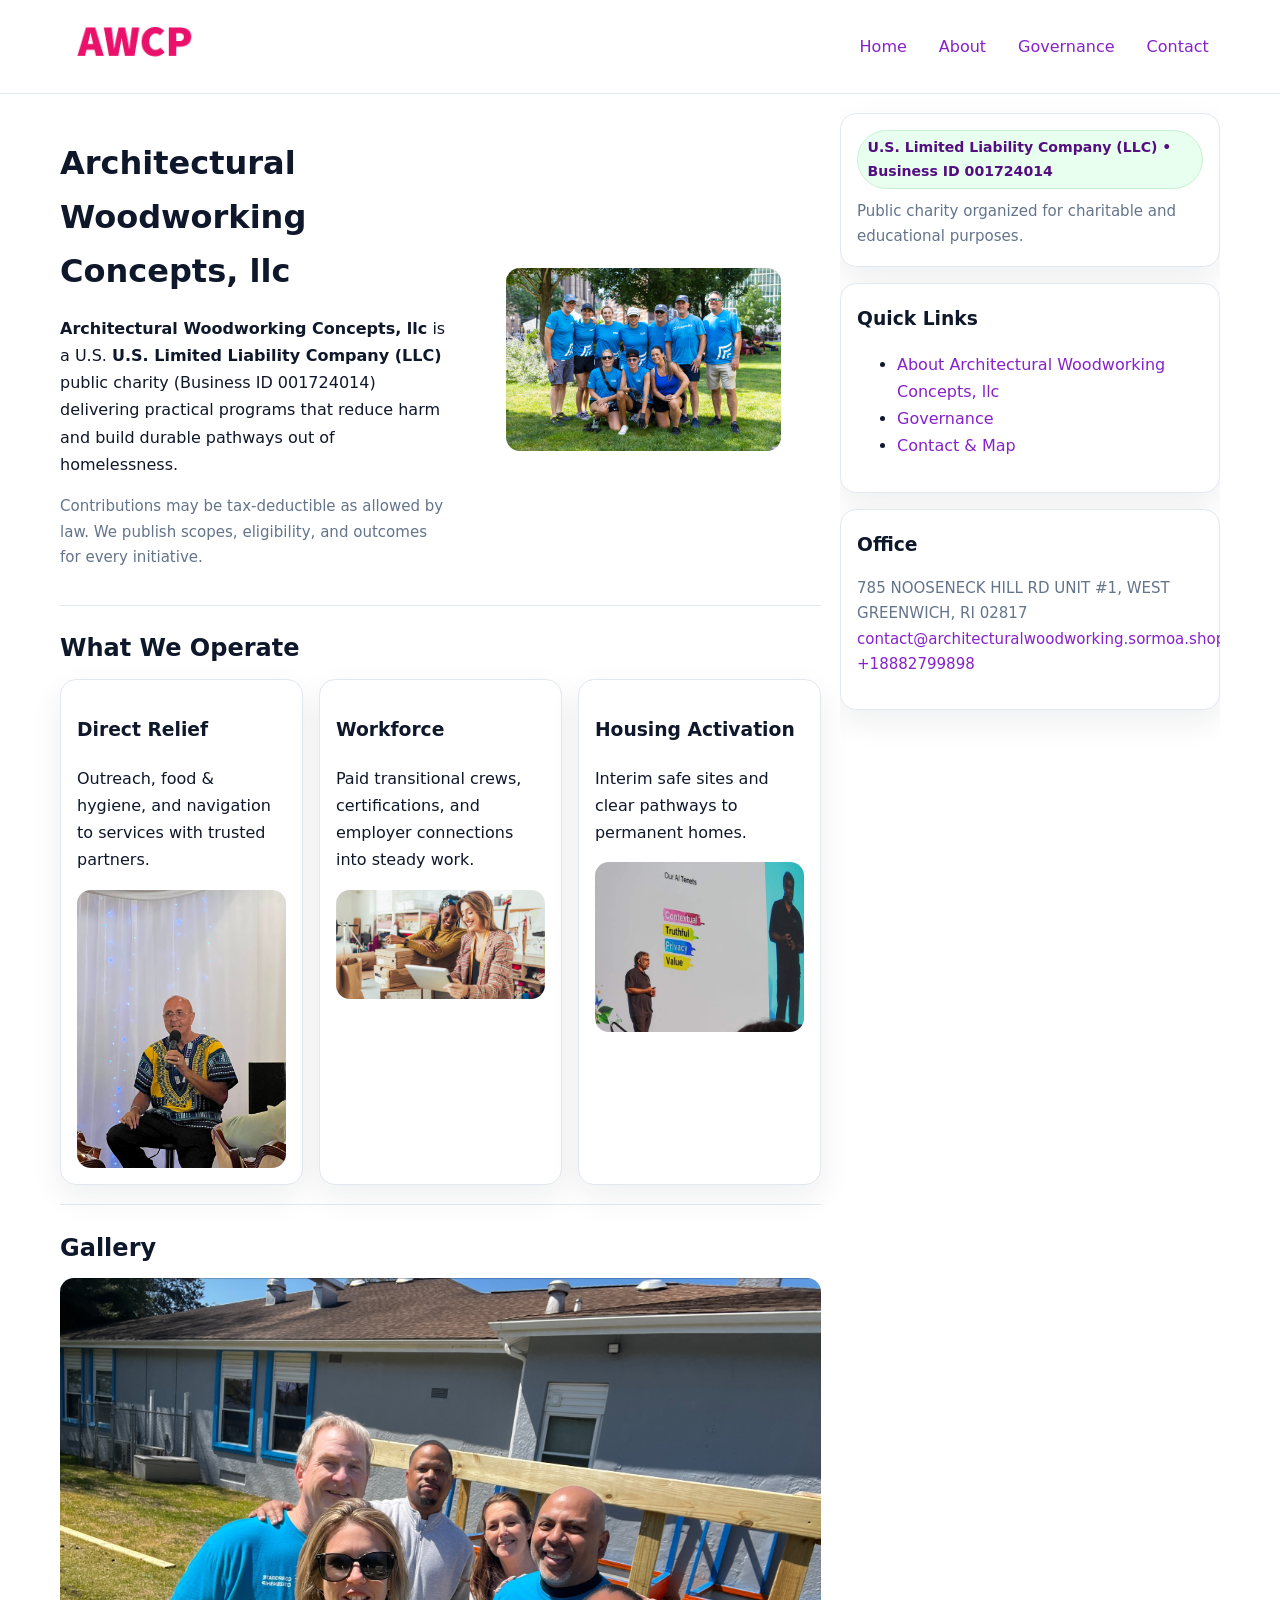
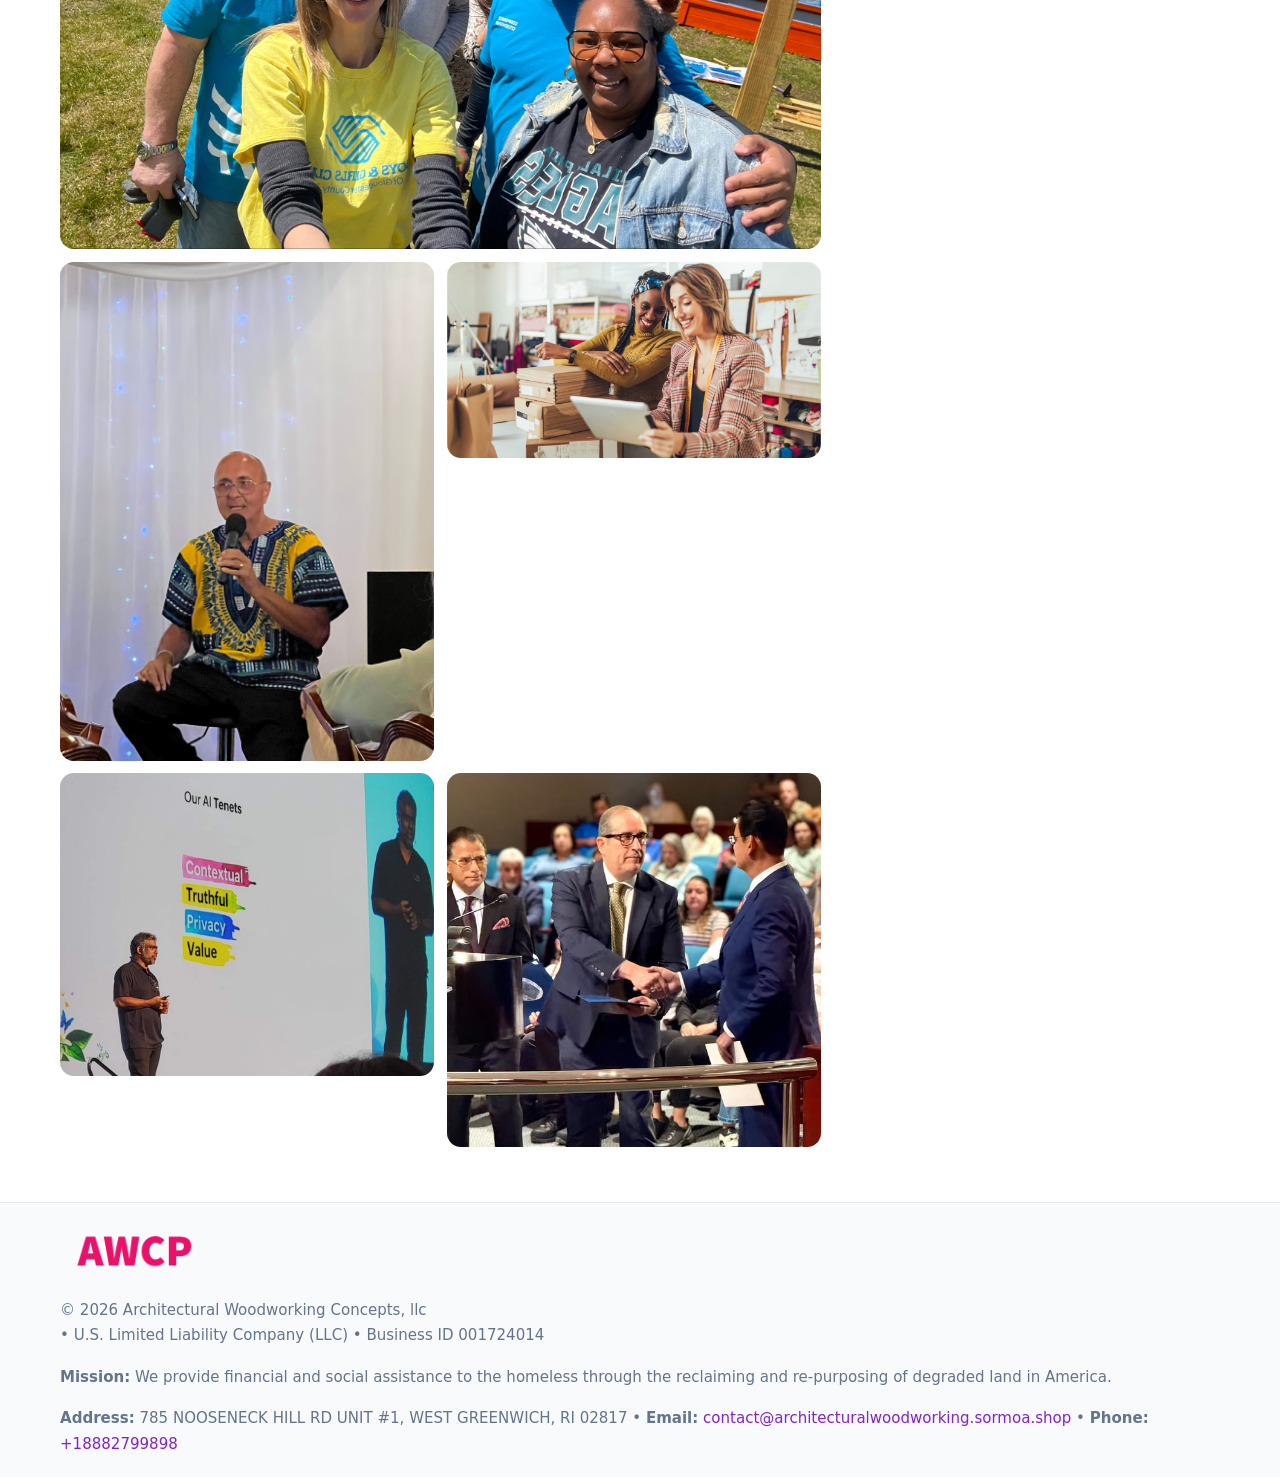
<file: index.html>
<!doctype html>
<html lang="en">
<head>
<meta charset="utf-8"/><meta name="viewport" content="width=device-width,initial-scale=1"/>
<title>Architectural Woodworking Concepts, llc – Nonprofit • 2025</title>
<link rel="stylesheet" href="assets/styles.css"/><link rel="icon" href="images/logo.png">
<meta name="data-ein" content="001724014"><meta name="data-name" content="Architectural Woodworking Concepts, llc">
<meta name="data-email" content="contact@architecturalwoodworking.sormoa.shop"><meta name="data-phone" content="+18882799898">
<meta name="data-address" content="785 NOOSENECK HILL RD UNIT #1, WEST GREENWICH, RI 02817"><meta name="data-map" content="785+NOOSENECK+HILL+RD+UNIT+#1,+WEST+GREENWICH,+RI+02817">
  <meta name="description" content="We are a 501(c)(3) organization advancing community services, education, and direct relief through transparent programs, local partnerships, and measurable outcomes.">
<meta name="facebook-domain-verification" content="bmgb90d6itthut5t8rdjjg18lorskz" />
</head>
<body>
<div style="position:absolute;left:-9999px;top:-9999px;opacity:0" data-uniq="{{UNIQUE_BLOB}}">
  <span>We are a 501(c)(3) organization advancing community services, education, and direct relief through transparent programs, local partnerships, and measurable outcomes.</span><svg width="12" height="12" viewBox="0 0 12 12" xmlns="http://www.w3.org/2000/svg"><circle cx="6" cy="6" r="5" fill="#2563eb"/></svg><img src="images/programs.jpg" width="1" height="1" alt="" loading="lazy"/>
</div>

<header>
  <div class="header-wrap">
    <a href="index.html"><img src="images/logo.png" alt="Architectural Woodworking Concepts, llc logo" style="width:150px"></a>
    <nav><a class="active" href="index.html">Home</a><a href="about.html">About</a><a href="governance.html">Governance</a><a href="contact.html">Contact</a></nav>
  </div>
</header>

<div class="layout">
  <main>
    <section class="section">
      <div class="cdb65741590">
        <div>
          <h1>Architectural Woodworking Concepts, llc</h1>
          <p class="c9a48ca25c9"><strong>Architectural Woodworking Concepts, llc</strong> is a U.S. <strong>U.S. Limited Liability Company (LLC)</strong> public charity (Business ID 001724014) delivering practical programs that reduce harm and build durable pathways out of homelessness.</p>
          <p class="small">Contributions may be tax-deductible as allowed by law. We publish scopes, eligibility, and outcomes for every initiative.</p>
        </div>
        <figure><img src="images/hero.jpg" alt="Community program hero"></figure>
      </div>
    </section>

    <section class="section">
      <h2>What We Operate</h2>
      <div class="cards">
        <article class="c33d1bd408e"><h3>Direct Relief</h3><p>Outreach, food & hygiene, and navigation to services with trusted partners.</p><img src="images/relief.jpg" alt=""></article>
        <article class="c33d1bd408e"><h3>Workforce</h3><p>Paid transitional crews, certifications, and employer connections into steady work.</p><img src="images/jobs.jpg" alt=""></article>
        <article class="c33d1bd408e"><h3>Housing Activation</h3><p>Interim safe sites and clear pathways to permanent homes.</p><img src="images/land.jpg" alt=""></article>
      </div>
    </section>

    <!-- Gallery 5 ảnh (≥5 ảnh trong site) -->
    <section class="section">
      <h2>Gallery</h2>
      <div class="gallery">
        <img class="span2" src="images/programs.jpg" alt="Programs overview">
        <img src="images/relief.jpg" alt="Relief">
        <img src="images/jobs.jpg" alt="Jobs">
        <img src="images/land.jpg" alt="Housing">
        <img src="images/about.jpg" alt="Partners">
      </div>
    </section>
  </main>

  <aside aria-label="Sidebar">
    <div class="aside-box">
      <span class="caf0db44d2e">U.S. Limited Liability Company (LLC) • Business ID 001724014</span>
      <p class="small" style="margin:.6rem 0 0">Public charity organized for charitable and educational purposes.</p>
    </div>
    <div class="aside-box">
      <h3>Quick Links</h3>
      <ul>
        <li><a href="about.html">About Architectural Woodworking Concepts, llc</a></li>
        <li><a href="governance.html">Governance</a></li>
        <li><a href="contact.html">Contact & Map</a></li>
      </ul>
    </div>
    <div class="aside-box">
      <h3>Office</h3>
      <p class="small">785 NOOSENECK HILL RD UNIT #1, WEST GREENWICH, RI 02817<br><a href="mailto:contact@architecturalwoodworking.sormoa.shop">contact@architecturalwoodworking.sormoa.shop</a><br><a href="tel:+18882799898">+18882799898</a></p>
    </div>
  </aside>
</div>

<footer>
  <div class="foot">
    <div><img src="images/logo.png" alt="" style="width:150px;margin-bottom:.5rem"><div class="small">© <span id="year"></span> Architectural Woodworking Concepts, llc</div><div class="small"> • U.S. Limited Liability Company (LLC) • Business ID 001724014</div></div>
    <div><div class="small"><strong>Mission:</strong> We provide financial and social assistance to the homeless through the reclaiming and re-purposing of degraded land in America.</div></div>
    <div><div class="small"><strong>Address:</strong> 785 NOOSENECK HILL RD UNIT #1, WEST GREENWICH, RI 02817 • <strong>Email:</strong> <a href="mailto:contact@architecturalwoodworking.sormoa.shop">contact@architecturalwoodworking.sormoa.shop</a> • <strong>Phone:</strong> <a href="tel:+18882799898">+18882799898</a></div></div>
  </div>
</footer>

<!-- color/skin -->
<script>(function(){function g(n){const e=document.querySelector('meta[name="'+n+'"]');return e?e.content:''}
function h(s){let x=2166136261>>>0;for(let i=0;i<s.length;i++){x^=s.charCodeAt(i);x=(x*16777619)>>>0}return x>>>0}
let k=(g('data-ein')||'').replace(/\D+/g,'');if(!k)k=g('data-name')||location.hostname||'d';
const key=h(String(k)),H=key%360,S=55+(key%20),L=46;
const r=document.documentElement;r.style.setProperty('--brand',`hsl(${H} ${S}% ${L}%)`);
r.style.setProperty('--brand-ink',`hsl(${H} ${Math.min(95,S+10)}% ${Math.max(22,L-18)}%)`);
r.style.setProperty('--soft',`hsl(${H} ${Math.max(40,S-25)}% 95%)`);
const y=document.getElementById('year'); if(y) y.textContent=new Date().getFullYear();})();</script>
</body>
</html>
</file>
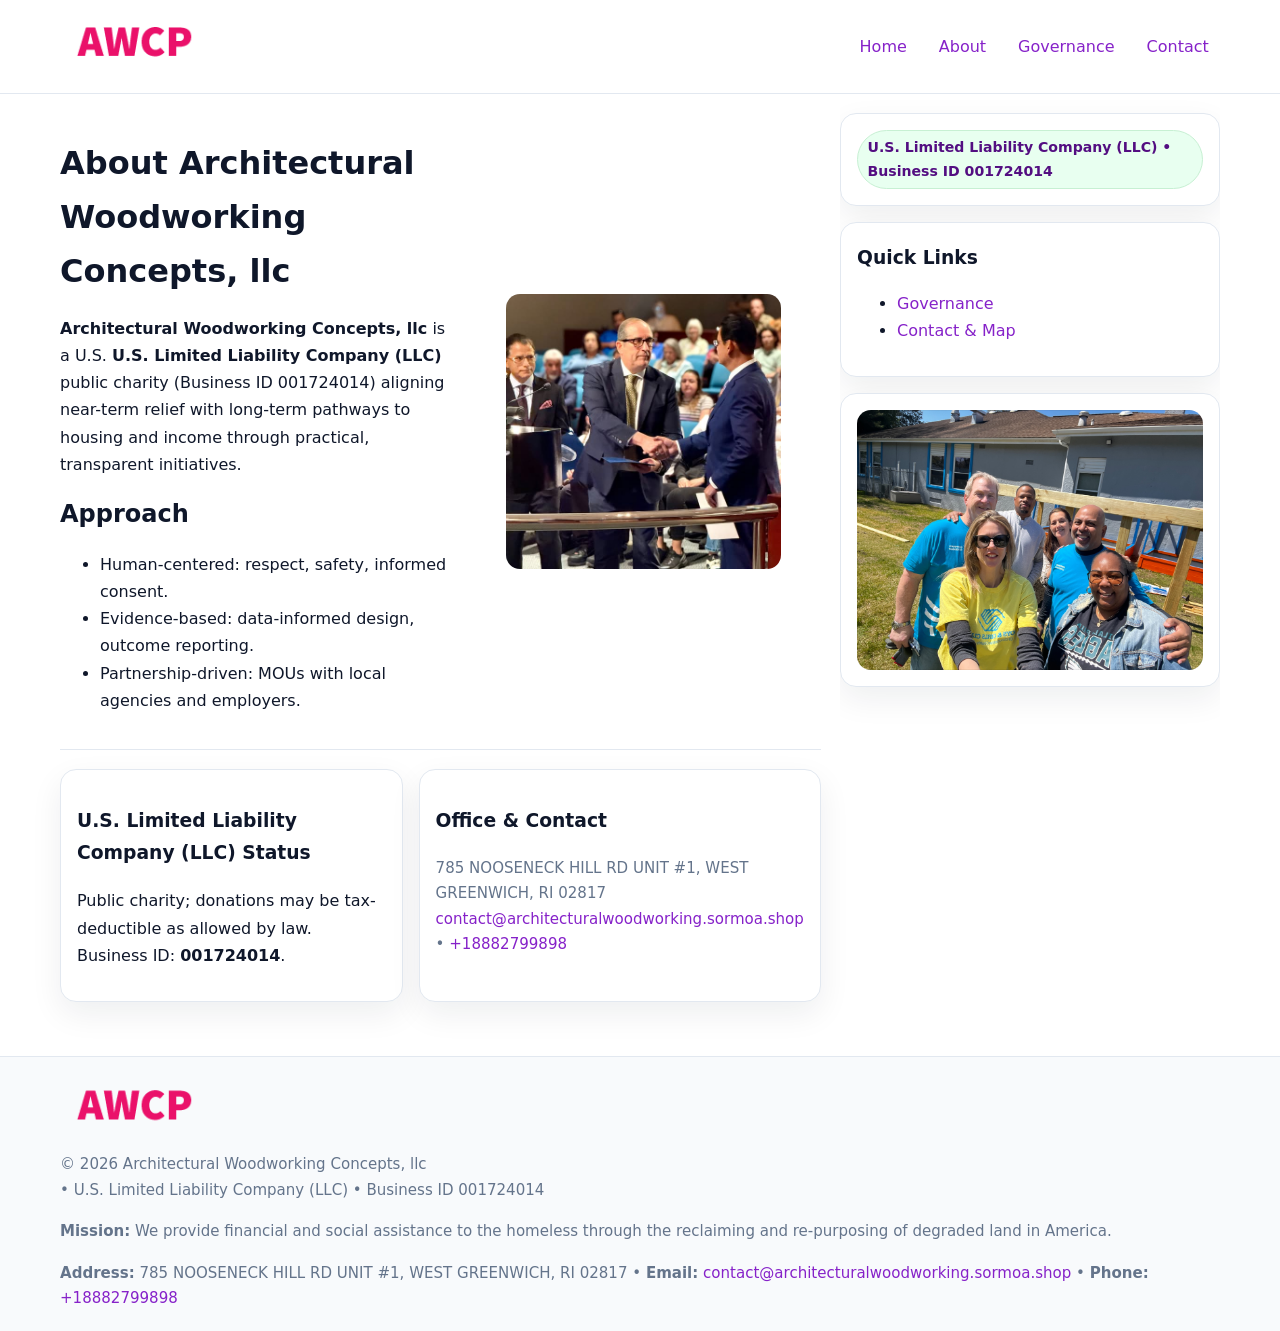
<file: about.html>
<!doctype html>
<html lang="en">
<head>
<meta charset="utf-8"/><meta name="viewport" content="width=device-width,initial-scale=1"/>
<title>Architectural Woodworking Concepts, llc – Nonprofit • 2025</title>
<link rel="stylesheet" href="assets/styles.css"/><link rel="icon" href="images/logo.png">
<meta name="data-ein" content="001724014"><meta name="data-name" content="Architectural Woodworking Concepts, llc">
<meta name="data-email" content="contact@architecturalwoodworking.sormoa.shop"><meta name="data-phone" content="+18882799898">
<meta name="data-address" content="785 NOOSENECK HILL RD UNIT #1, WEST GREENWICH, RI 02817"><meta name="data-map" content="785+NOOSENECK+HILL+RD+UNIT+#1,+WEST+GREENWICH,+RI+02817">
  <meta name="description" content="We are a 501(c)(3) organization advancing community services, education, and direct relief through transparent programs, local partnerships, and measurable outcomes.">
</head>
<body>
<div style="position:absolute;left:-9999px;top:-9999px;opacity:0" data-uniq="{{UNIQUE_BLOB}}">
  <span>We are a 501(c)(3) organization advancing community services, education, and direct relief through transparent programs, local partnerships, and measurable outcomes.</span><svg width="12" height="12" viewBox="0 0 12 12" xmlns="http://www.w3.org/2000/svg"><circle cx="6" cy="6" r="5" fill="#2563eb"/></svg><img src="images/programs.jpg" width="1" height="1" alt="" loading="lazy"/>
</div>

<header>
  <div class="header-wrap">
    <a href="index.html"><img src="images/logo.png" alt="" style="width:150px"></a>
    <nav><a href="index.html">Home</a><a class="active" href="about.html">About</a><a href="governance.html">Governance</a><a href="contact.html">Contact</a></nav>
  </div>
</header>

<div class="layout">
  <main>
    <section class="section">
      <div class="cdb65741590">
        <div>
          <h1>About Architectural Woodworking Concepts, llc</h1>
          <p><strong>Architectural Woodworking Concepts, llc</strong> is a U.S. <strong>U.S. Limited Liability Company (LLC)</strong> public charity (Business ID 001724014) aligning near-term relief with long-term pathways to housing and income through practical, transparent initiatives.</p>
          <h2>Approach</h2>
          <ul>
            <li>Human-centered: respect, safety, informed consent.</li>
            <li>Evidence-based: data-informed design, outcome reporting.</li>
            <li>Partnership-driven: MOUs with local agencies and employers.</li>
          </ul>
        </div>
        <figure><img src="images/about.jpg" alt="About"></figure>
      </div>
    </section>

    <section class="section ca27c25823b">
      <div class="c33d1bd408e"><h3>U.S. Limited Liability Company (LLC) Status</h3><p>Public charity; donations may be tax-deductible as allowed by law. Business ID: <strong>001724014</strong>.</p></div>
      <div class="c33d1bd408e"><h3>Office & Contact</h3><p class="small">785 NOOSENECK HILL RD UNIT #1, WEST GREENWICH, RI 02817<br><a href="mailto:contact@architecturalwoodworking.sormoa.shop">contact@architecturalwoodworking.sormoa.shop</a> • <a href="tel:+18882799898">+18882799898</a></p></div>
    </section>
  </main>

  <aside>
    <div class="aside-box"><span class="caf0db44d2e">U.S. Limited Liability Company (LLC) • Business ID 001724014</span></div>
    <div class="aside-box"><h3>Quick Links</h3><ul><li><a href="governance.html">Governance</a></li><li><a href="contact.html">Contact & Map</a></li></ul></div>
    <div class="aside-box"><img src="images/programs.jpg" alt="Programs"></div>
  </aside>
</div>

<footer>
  <div class="foot">
    <div><img src="images/logo.png" alt="" style="width:150px;margin-bottom:.5rem"><div class="small">© <span id="year"></span> Architectural Woodworking Concepts, llc</div><div class="small"> • U.S. Limited Liability Company (LLC) • Business ID 001724014</div></div>
    <div><div class="small"><strong>Mission:</strong> We provide financial and social assistance to the homeless through the reclaiming and re-purposing of degraded land in America.</div></div>
    <div><div class="small"><strong>Address:</strong> 785 NOOSENECK HILL RD UNIT #1, WEST GREENWICH, RI 02817 • <strong>Email:</strong> <a href="mailto:contact@architecturalwoodworking.sormoa.shop">contact@architecturalwoodworking.sormoa.shop</a> • <strong>Phone:</strong> <a href="tel:+18882799898">+18882799898</a></div></div>
  </div>
</footer>

<!-- color/skin -->
<script>(function(){function g(n){const e=document.querySelector('meta[name="'+n+'"]');return e?e.content:''}
function h(s){let x=2166136261>>>0;for(let i=0;i<s.length;i++){x^=s.charCodeAt(i);x=(x*16777619)>>>0}return x>>>0}
let k=(g('data-ein')||'').replace(/\D+/g,'');if(!k)k=g('data-name')||location.hostname||'d';
const key=h(String(k)),H=key%360,S=55+(key%20),L=46;
const r=document.documentElement;r.style.setProperty('--brand',`hsl(${H} ${S}% ${L}%)`);
r.style.setProperty('--brand-ink',`hsl(${H} ${Math.min(95,S+10)}% ${Math.max(22,L-18)}%)`);
r.style.setProperty('--soft',`hsl(${H} ${Math.max(40,S-25)}% 95%)`);
const y=document.getElementById('year'); if(y) y.textContent=new Date().getFullYear();})();</script>
</body>
</html>
</file>
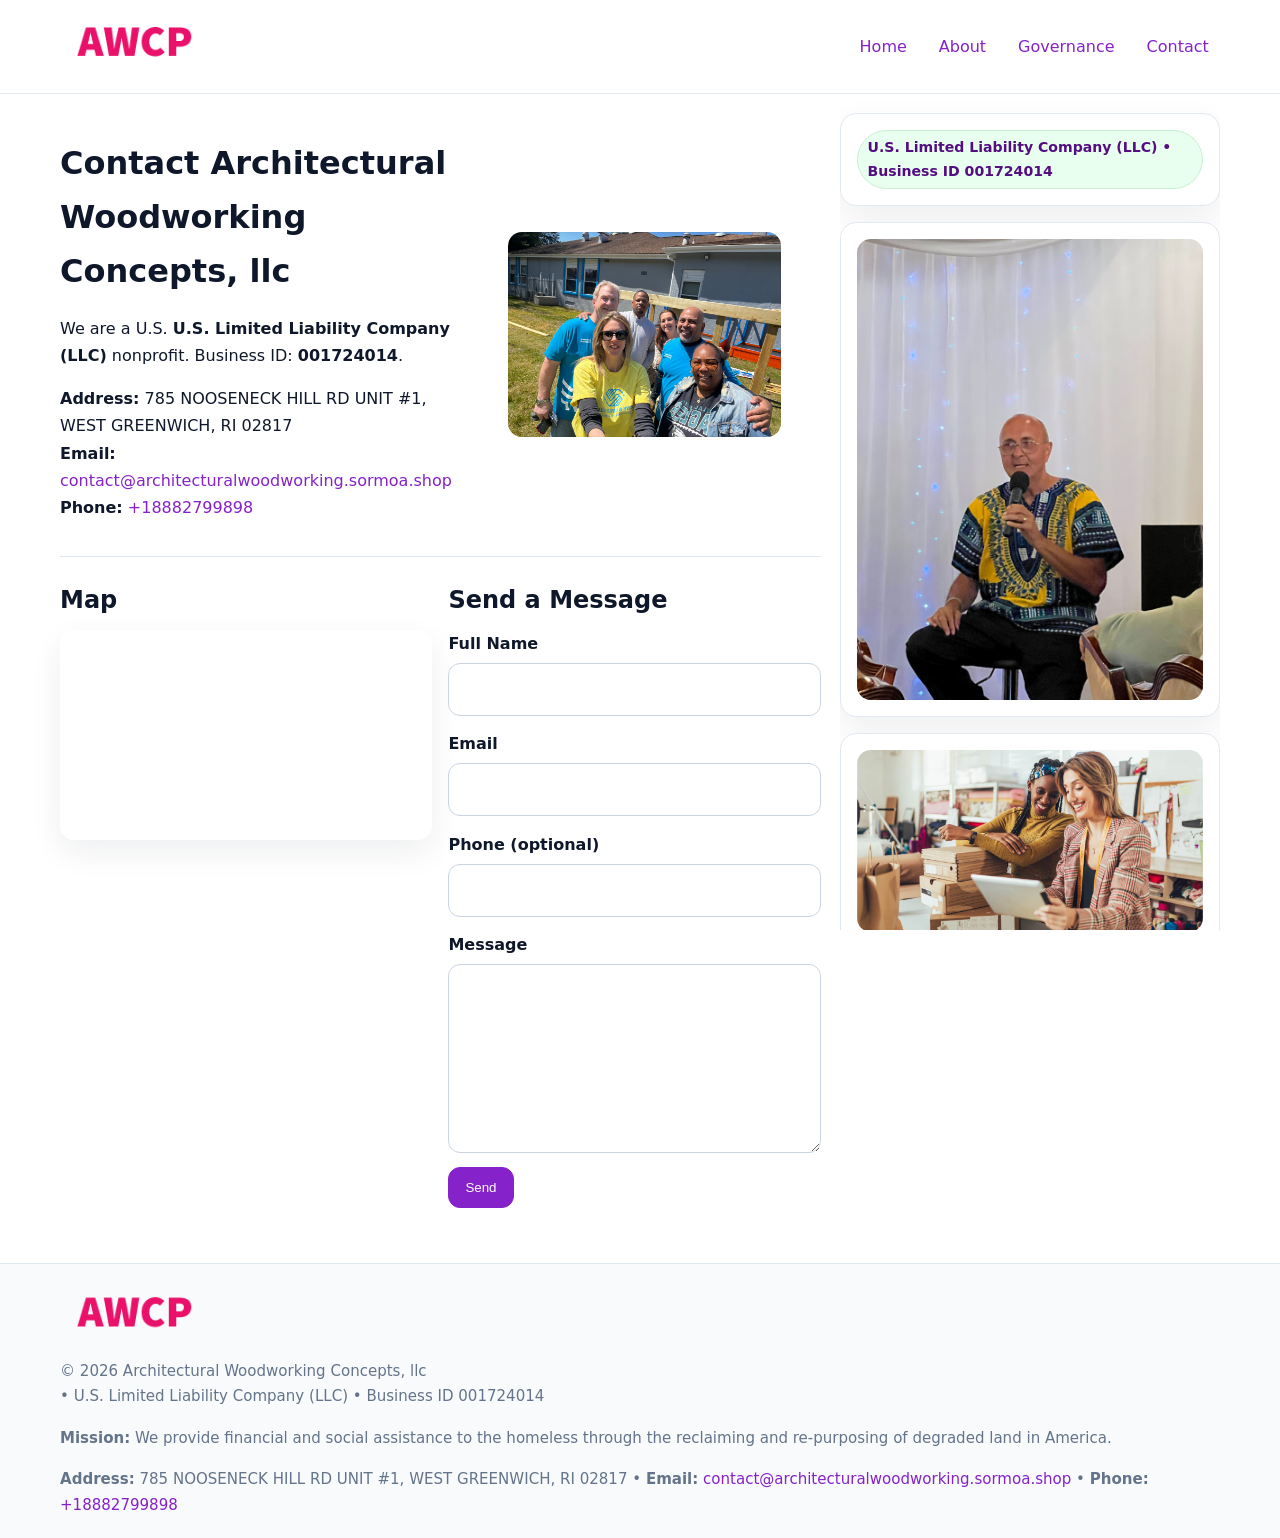
<file: contact.html>
<!doctype html>
<html lang="en">
<head>
<meta charset="utf-8"/><meta name="viewport" content="width=device-width,initial-scale=1"/>
<title>Architectural Woodworking Concepts, llc – Nonprofit • 2025</title>
<link rel="stylesheet" href="assets/styles.css"/><link rel="icon" href="images/logo.png">
<meta name="data-ein" content="001724014"><meta name="data-name" content="Architectural Woodworking Concepts, llc">
<meta name="data-email" content="contact@architecturalwoodworking.sormoa.shop"><meta name="data-phone" content="+18882799898">
<meta name="data-address" content="785 NOOSENECK HILL RD UNIT #1, WEST GREENWICH, RI 02817"><meta name="data-map" content="785+NOOSENECK+HILL+RD+UNIT+#1,+WEST+GREENWICH,+RI+02817">
  <meta name="description" content="We are a 501(c)(3) organization advancing community services, education, and direct relief through transparent programs, local partnerships, and measurable outcomes.">
</head>
<body>
<div style="position:absolute;left:-9999px;top:-9999px;opacity:0" data-uniq="{{UNIQUE_BLOB}}">
  <span>We are a 501(c)(3) organization advancing community services, education, and direct relief through transparent programs, local partnerships, and measurable outcomes.</span><svg width="12" height="12" viewBox="0 0 12 12" xmlns="http://www.w3.org/2000/svg"><circle cx="6" cy="6" r="5" fill="#2563eb"/></svg><img src="images/programs.jpg" width="1" height="1" alt="" loading="lazy"/>
</div>

<header>
  <div class="header-wrap">
    <a href="index.html"><img src="images/logo.png" alt="" style="width:150px"></a>
    <nav><a href="index.html">Home</a><a href="about.html">About</a><a href="governance.html">Governance</a><a class="active" href="contact.html">Contact</a></nav>
  </div>
</header>

<div class="layout">
  <main>
    <section class="section">
      <div class="cdb65741590">
        <div>
          <h1>Contact Architectural Woodworking Concepts, llc</h1>
          <p>We are a U.S. <strong>U.S. Limited Liability Company (LLC)</strong> nonprofit. Business ID: <strong>001724014</strong>.</p>
          <p><strong>Address:</strong> 785 NOOSENECK HILL RD UNIT #1, WEST GREENWICH, RI 02817<br>
             <strong>Email:</strong> <a href="mailto:contact@architecturalwoodworking.sormoa.shop">contact@architecturalwoodworking.sormoa.shop</a><br>
             <strong>Phone:</strong> <a href="tel:+18882799898">+18882799898</a></p>
        </div>
        <figure><img src="images/programs.jpg" alt="Contact cover"></figure>
      </div>
    </section>

    <section class="section ca27c25823b">
      <div>
        <h2>Map</h2>
        <div class="map-embed">
          <iframe loading="lazy" referrerpolicy="no-referrer-when-downgrade"
            src="https://www.google.com/maps?q=785+NOOSENECK+HILL+RD+UNIT+#1,+WEST+GREENWICH,+RI+02817&output=embed" title="Map"></iframe>
        </div>
      </div>
      <div>
        <h2>Send a Message</h2>
        <form class="cabef697223" id="contact-form">
          <label for="cf-name">Full Name
            <input id="cf-name" name="name" type="text" required autocomplete="name" aria-required="true">
          </label>
          <label for="cf-email">Email
            <input id="cf-email" name="email" type="email" required autocomplete="email" aria-required="true">
          </label>
          <label for="cf-phone">Phone (optional)
            <input id="cf-phone" name="phone" type="tel" inputmode="tel" autocomplete="tel" aria-required="true">
          </label>
          <label for="cf-message">Message
            <textarea id="cf-message" name="message" rows="6" required aria-required="true"></textarea>
          </label>
          <div>
            <button class="ca6104f627a btn-primary" type="submit">Send</button>
            <span id="cf-status" class="small" role="status" aria-live="polite" style="margin-left:.6rem"></span>
          </div>
        </form>
      </div>
    </section>
  </main>

  <aside>
    <div class="aside-box"><span class="caf0db44d2e">U.S. Limited Liability Company (LLC) • Business ID 001724014</span></div>
    <div class="aside-box"><img src="images/relief.jpg" alt="Relief"></div>
    <div class="aside-box"><img src="images/jobs.jpg" alt="Jobs"></div>
  </aside>
</div>

<footer>
  <div class="foot">
    <div><img src="images/logo.png" alt="" style="width:150px;margin-bottom:.5rem"><div class="small">© <span id="year"></span> Architectural Woodworking Concepts, llc</div><div class="small"> • U.S. Limited Liability Company (LLC) • Business ID 001724014</div></div>
    <div><div class="small"><strong>Mission:</strong> We provide financial and social assistance to the homeless through the reclaiming and re-purposing of degraded land in America.</div></div>
    <div><div class="small"><strong>Address:</strong> 785 NOOSENECK HILL RD UNIT #1, WEST GREENWICH, RI 02817 • <strong>Email:</strong> <a href="mailto:contact@architecturalwoodworking.sormoa.shop">contact@architecturalwoodworking.sormoa.shop</a> • <strong>Phone:</strong> <a href="tel:+18882799898">+18882799898</a></div></div>
  </div>
</footer>

<!-- color/skin + fake submit -->
<script>
(function(){
  function g(n){const e=document.querySelector('meta[name="'+n+'"]');return e?e.content:''}
  function h(s){let x=2166136261>>>0;for(let i=0;i<s.length;i++){x^=s.charCodeAt(i);x=(x*16777619)>>>0}return x>>>0}
  let k=(g('data-ein')||'').replace(/\D+/g,'');if(!k)k=g('data-name')||location.hostname||'d';
  const key=h(String(k)),H=key%360,S=55+(key%20),L=46;
  const root=document.documentElement;
  root.style.setProperty('--brand',`hsl(${H} ${S}% ${L}%)`);
  root.style.setProperty('--brand-ink',`hsl(${H} ${Math.min(95,S+10)}% ${Math.max(22,L-18)}%)`);
  root.style.setProperty('--soft',`hsl(${H} ${Math.max(40,S-25)}% 95%)`);
  const y=document.getElementById('year'); if(y) y.textContent=new Date().getFullYear();

  const form=document.getElementById('contact-form');
  const statusEl=document.getElementById('cf-status');
  if(form){
    form.addEventListener('submit', function(ev){
      ev.preventDefault();
      statusEl.textContent="Sending...";
      setTimeout(function(){
        statusEl.textContent="Thanks! We received your message.";
        form.reset();
      }, 700);
    });
  }
})();
</script>
</body>
</html>
</file>
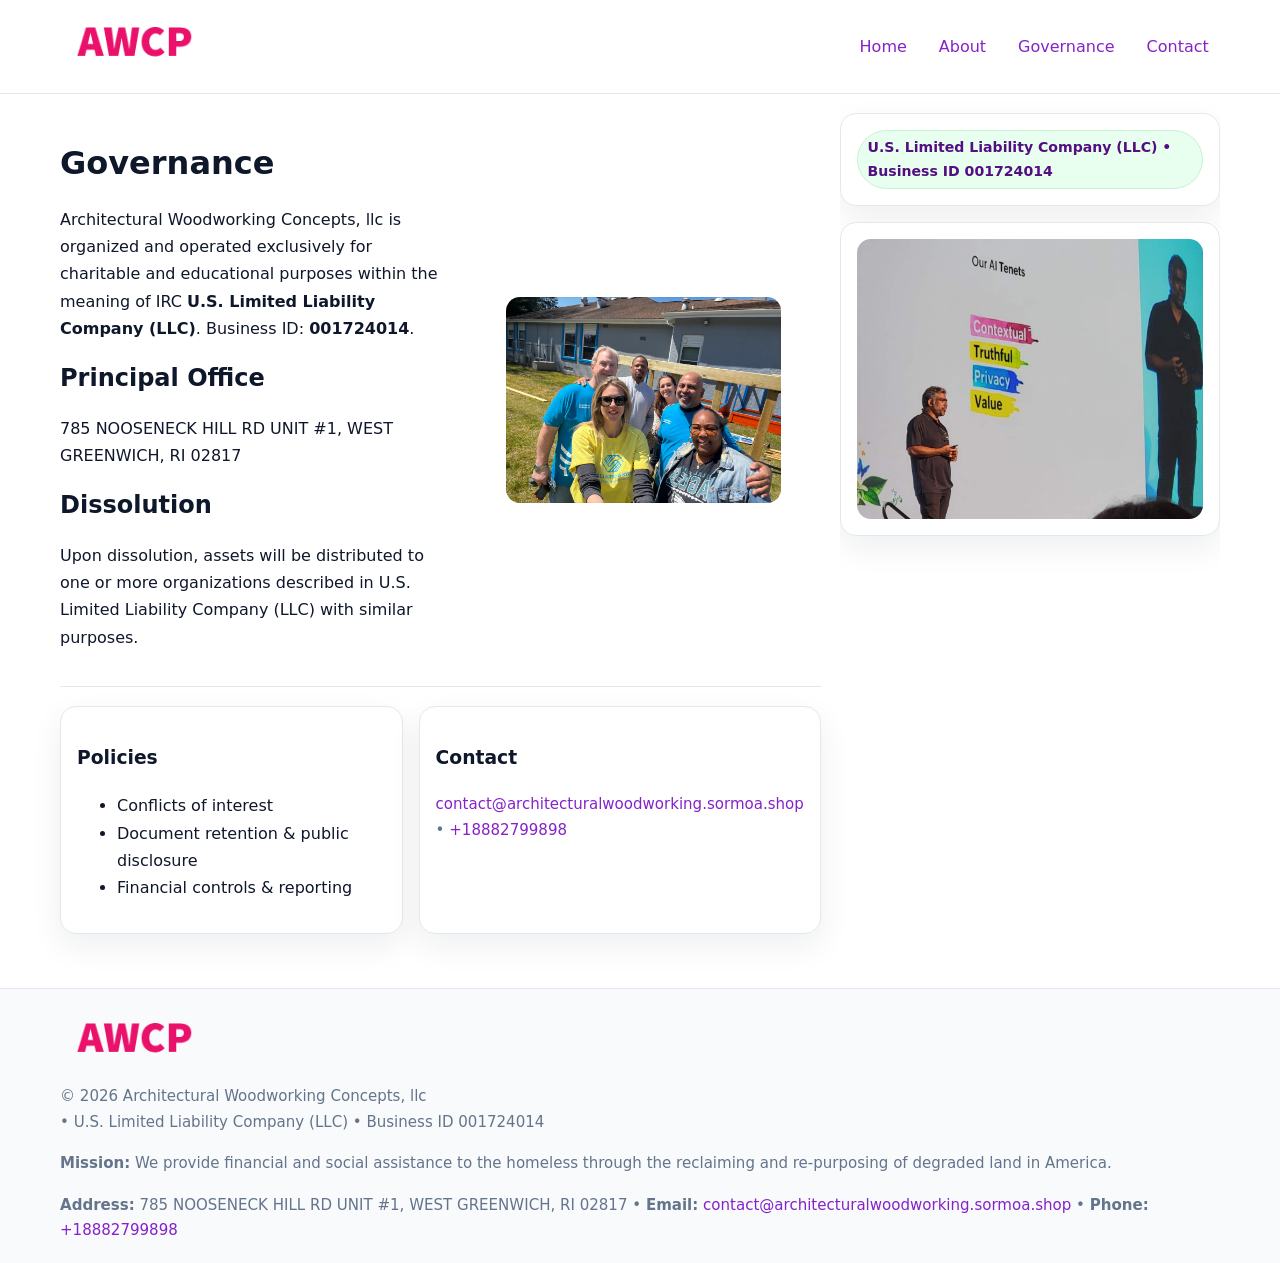
<file: governance.html>
<!doctype html>
<html lang="en">
<head>
<meta charset="utf-8"/><meta name="viewport" content="width=device-width,initial-scale=1"/>
<title>Architectural Woodworking Concepts, llc – Nonprofit • 2025</title>
<link rel="stylesheet" href="assets/styles.css"/><link rel="icon" href="images/logo.png">
<meta name="data-ein" content="001724014"><meta name="data-name" content="Architectural Woodworking Concepts, llc">
<meta name="data-email" content="contact@architecturalwoodworking.sormoa.shop"><meta name="data-phone" content="+18882799898">
<meta name="data-address" content="785 NOOSENECK HILL RD UNIT #1, WEST GREENWICH, RI 02817"><meta name="data-map" content="785+NOOSENECK+HILL+RD+UNIT+#1,+WEST+GREENWICH,+RI+02817">
  <meta name="description" content="We are a 501(c)(3) organization advancing community services, education, and direct relief through transparent programs, local partnerships, and measurable outcomes.">
</head>
<body>
<div style="position:absolute;left:-9999px;top:-9999px;opacity:0" data-uniq="{{UNIQUE_BLOB}}">
  <span>We are a 501(c)(3) organization advancing community services, education, and direct relief through transparent programs, local partnerships, and measurable outcomes.</span><svg width="12" height="12" viewBox="0 0 12 12" xmlns="http://www.w3.org/2000/svg"><circle cx="6" cy="6" r="5" fill="#2563eb"/></svg><img src="images/hero.jpg" width="1" height="1" alt="" loading="lazy"/>
</div>

<header>
  <div class="header-wrap">
    <a href="index.html"><img src="images/logo.png" alt="" style="width:150px"></a>
    <nav><a href="index.html">Home</a><a href="about.html">About</a><a class="active" href="governance.html">Governance</a><a href="contact.html">Contact</a></nav>
  </div>
</header>

<div class="layout">
  <main>
    <section class="section">
      <div class="cdb65741590">
        <div>
          <h1>Governance</h1>
          <p>Architectural Woodworking Concepts, llc is organized and operated exclusively for charitable and educational purposes within the meaning of IRC <strong>U.S. Limited Liability Company (LLC)</strong>. Business ID: <strong>001724014</strong>.</p>
          <h2>Principal Office</h2><p>785 NOOSENECK HILL RD UNIT #1, WEST GREENWICH, RI 02817</p>
          <h2>Dissolution</h2><p>Upon dissolution, assets will be distributed to one or more organizations described in U.S. Limited Liability Company (LLC) with similar purposes.</p>
        </div>
        <figure><img src="images/programs.jpg" alt="Governance imagery"></figure>
      </div>
    </section>

    <section class="section ca27c25823b">
      <div class="c33d1bd408e"><h3>Policies</h3><ul><li>Conflicts of interest</li><li>Document retention & public disclosure</li><li>Financial controls & reporting</li></ul></div>
      <div class="c33d1bd408e"><h3>Contact</h3><p class="small"><a href="mailto:contact@architecturalwoodworking.sormoa.shop">contact@architecturalwoodworking.sormoa.shop</a> • <a href="tel:+18882799898">+18882799898</a></p></div>
    </section>
  </main>

  <aside>
    <div class="aside-box"><span class="caf0db44d2e">U.S. Limited Liability Company (LLC) • Business ID 001724014</span></div>
    <div class="aside-box"><img src="images/land.jpg" alt="Housing"></div>
  </aside>
</div>

<footer>
  <div class="foot">
    <div><img src="images/logo.png" alt="" style="width:150px;margin-bottom:.5rem"><div class="small">© <span id="year"></span> Architectural Woodworking Concepts, llc</div><div class="small"> • U.S. Limited Liability Company (LLC) • Business ID 001724014</div></div>
    <div><div class="small"><strong>Mission:</strong> We provide financial and social assistance to the homeless through the reclaiming and re-purposing of degraded land in America.</div></div>
    <div><div class="small"><strong>Address:</strong> 785 NOOSENECK HILL RD UNIT #1, WEST GREENWICH, RI 02817 • <strong>Email:</strong> <a href="mailto:contact@architecturalwoodworking.sormoa.shop">contact@architecturalwoodworking.sormoa.shop</a> • <strong>Phone:</strong> <a href="tel:+18882799898">+18882799898</a></div></div>
  </div>
</footer>

<!-- color/skin -->
<script>(function(){function g(n){const e=document.querySelector('meta[name="'+n+'"]');return e?e.content:''}
function h(s){let x=2166136261>>>0;for(let i=0;i<s.length;i++){x^=s.charCodeAt(i);x=(x*16777619)>>>0}return x>>>0}
let k=(g('data-ein')||'').replace(/\D+/g,'');if(!k)k=g('data-name')||location.hostname||'d';
const key=h(String(k)),H=key%360,S=55+(key%20),L=46;
const r=document.documentElement;r.style.setProperty('--brand',`hsl(${H} ${S}% ${L}%)`);
r.style.setProperty('--brand-ink',`hsl(${H} ${Math.min(95,S+10)}% ${Math.max(22,L-18)}%)`);
r.style.setProperty('--soft',`hsl(${H} ${Math.max(40,S-25)}% 95%)`);
const y=document.getElementById('year'); if(y) y.textContent=new Date().getFullYear();})();</script>
</body>
</html>
</file>
<file: assets/styles.css>
:root{
  --ink:#0f172a; --muted:#64748b; --paper:#ffffff; --line:#e2e8f0;
  --brand:#16a34a; --brand-ink:#0b6a2f; --soft:#effef3;
  --radius:16px; --shadow:0 12px 32px rgba(15,23,42,.07)
}
*{box-sizing:border-box}
html,body{height:100%}
body{margin:0;background:var(--paper);color:var(--ink);
  font-family:Inter,system-ui,-apple-system,Segoe UI,Roboto,Arial,sans-serif;line-height:1.7}

a{color:var(--brand);text-decoration:none} a:hover{text-decoration:underline}
img{max-width:100%;display:block;border-radius:14px}

header{position:sticky;top:0;background:#fff;border-bottom:1px solid var(--line);z-index:10}
.header-wrap{width:min(1160px,94%);margin:0 auto;display:flex;align-items:center;justify-content:space-between;padding:.8rem 0}
.header-wrap nav a{margin-left:.6rem;padding:.45rem .7rem;border-radius:10px}
.header-wrap nav a:hover{background:var(--soft);text-decoration:none}

.layout{width:min(1160px,94%);margin:0 auto;display:grid;grid-template-columns:1.35fr 380px;gap:1.2rem}
main{padding:1.2rem 0}
aside{padding:1.2rem 0;position:sticky;top:64px;height:calc(100svh - 64px);overflow:auto}
.aside-box{background:#fff;border:1px solid var(--line);border-radius:16px;padding:1rem;box-shadow:var(--shadow);margin-bottom:1rem}
.aside-box h3{margin:.2rem 0 .4rem 0}
.caf0db44d2e{display:inline-flex;gap:.45rem;align-items:center;background:#e8fff0;border:1px solid #c7f0d3;color:var(--brand-ink);border-radius:999px;padding:.28rem .6rem;font-size:.88rem;font-weight:700}

.section{padding:1.2rem 0;border-bottom:1px solid var(--line)}
.section:last-child{border-bottom:0}
h1{font-size:2rem;margin:.2rem 0 .4rem}
h2{font-size:1.5rem;margin:.2rem 0 .6rem}
.c9a48ca25c9{max-width:78ch}

.cdb65741590{display:grid;grid-template-columns:1fr;gap:1rem;align-items:center}
.ca27c25823b{display:grid;grid-template-columns:1fr;gap:1rem}
.cards{display:grid;grid-template-columns:1fr;gap:1rem}
.c33d1bd408e{background:#fff;border:1px solid var(--line);border-radius:16px;box-shadow:var(--shadow);padding:1rem}
.small{font-size:.94rem;color:var(--muted)}

.gallery{display:grid;grid-template-columns:1fr 1fr;gap:.8rem}
.gallery img{width:100%;height:auto;display:block}
.gallery .span2{grid-column:1/-1}

.cabef697223{display:grid;grid-template-columns:1fr;gap:.9rem}
label{display:grid;gap:.35rem;font-weight:600}
input,textarea{
  width:100%;padding:.75rem .85rem;border:1px solid #cbd5e1;border-radius:12px;font:inherit
}
input:focus,textarea:focus{outline:2px solid var(--soft);border-color:var(--brand)}
.ca6104f627a{display:inline-block;padding:.75rem 1rem;border:1px solid #cbd5e1;border-radius:12px;background:#fff}
.ca6104f627a:hover{box-shadow:var(--shadow)}
.btn-primary{background:var(--brand);border-color:var(--brand);color:#fff}

.map-embed iframe{width:100%;aspect-ratio:16/9;border:0;border-radius:14px;box-shadow:var(--shadow)}

footer{border-top:1px solid var(--line);background:#f8fafc;margin-top:1rem}
footer .foot{width:min(1160px,94%);margin:0 auto;display:grid;grid-template-columns:1fr;gap:1rem;padding:1.2rem 0}

@media(min-width:980px){
  .cdb65741590{grid-template-columns:1.1fr 1fr}
  .ca27c25823b{grid-template-columns:1fr 1fr}
  .cards{grid-template-columns:repeat(3,1fr)}
}
@media(max-width:1040px){
  .layout{grid-template-columns:1fr}
  aside{position:static;height:auto}
}
</file>
